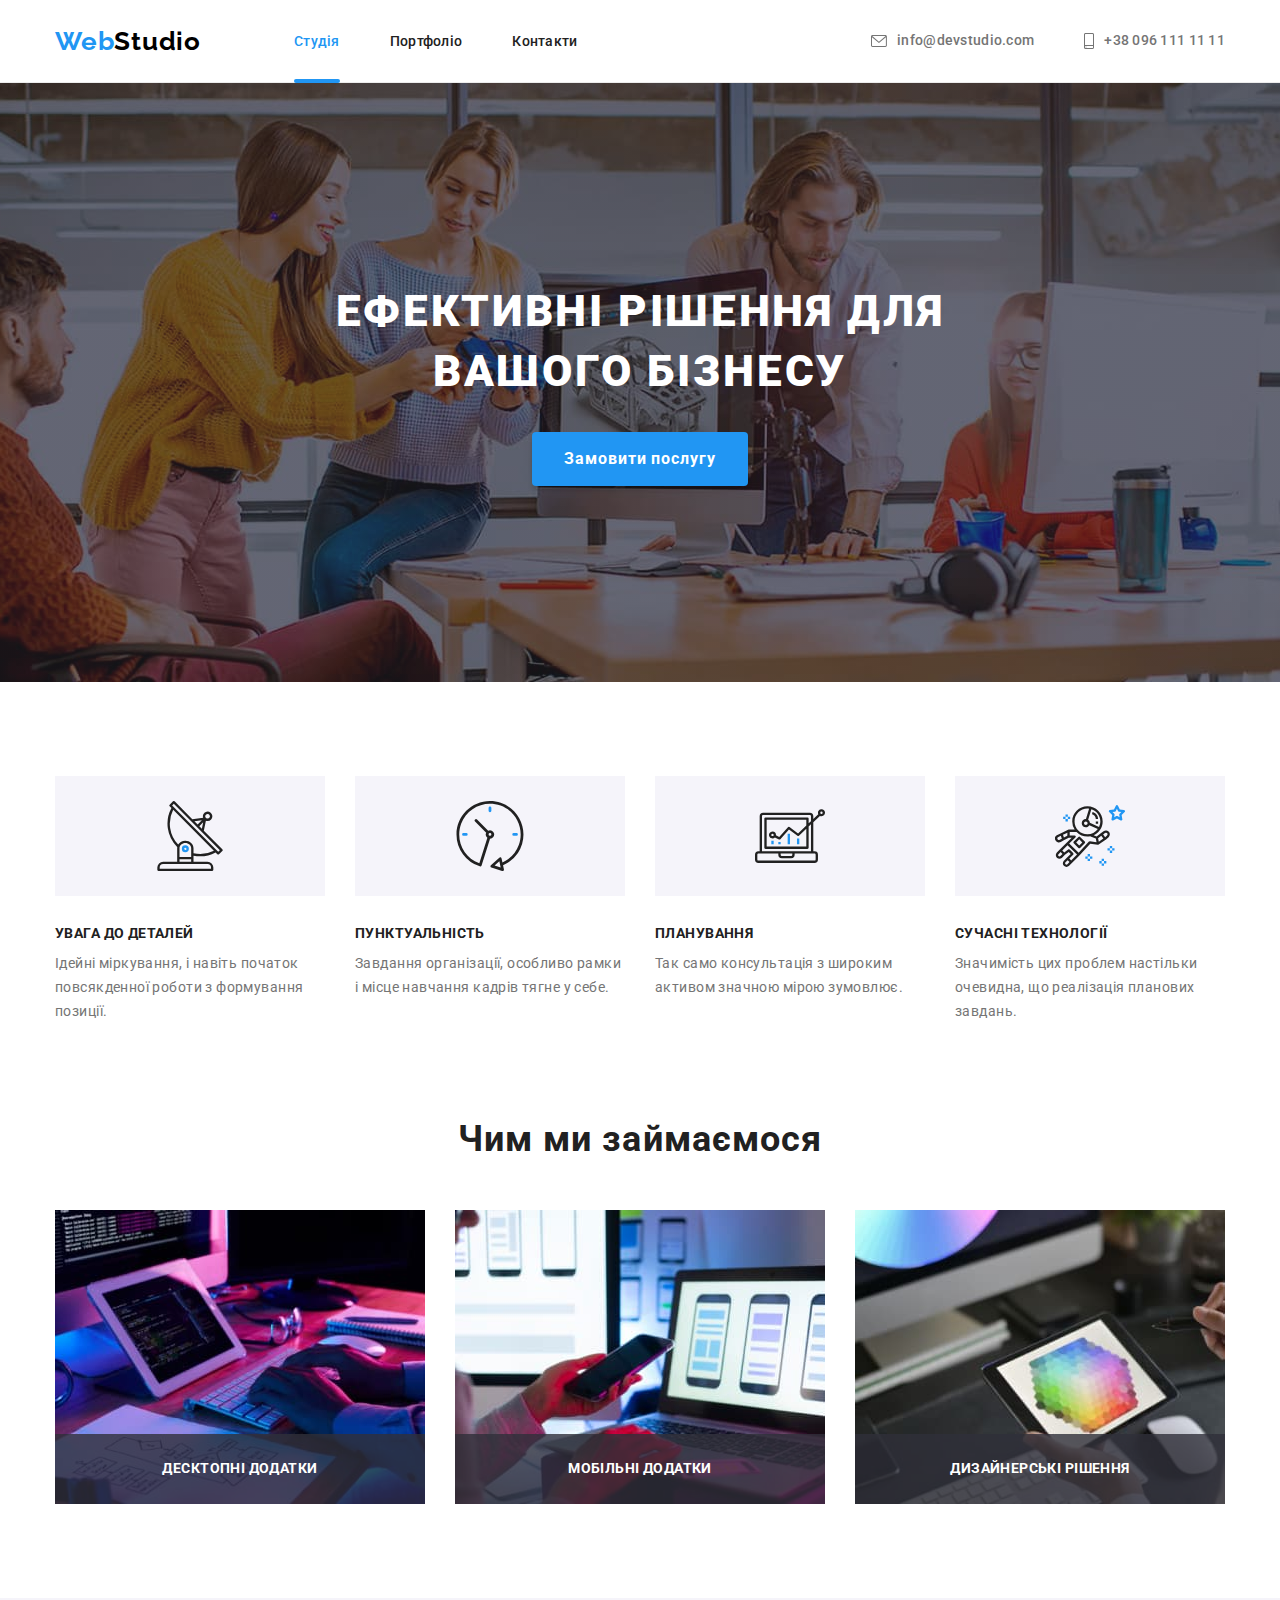
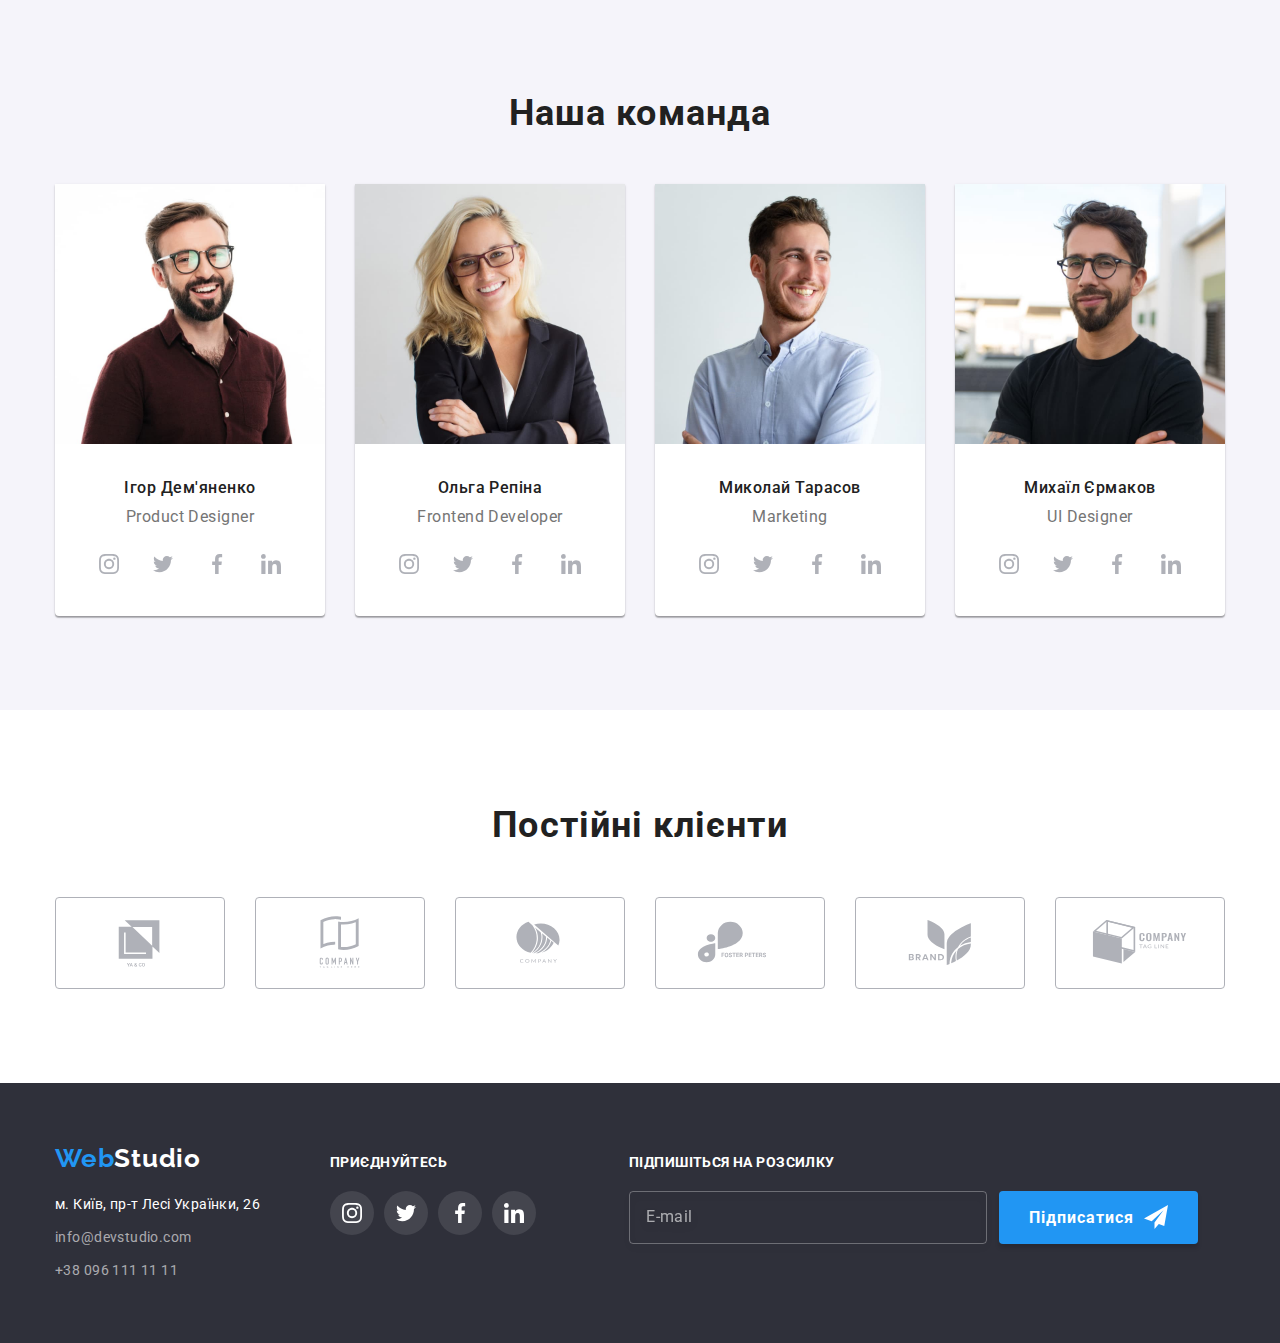
<file: index.html>
<!DOCTYPE html>
<html lang="uk">
  <head>
    <meta charset="UTF-8" />
    <meta http-equiv="X-UA-Compatible" content="IE=edge" />
    <meta name="viewport" content="width=device-width, initial-scale=1.0" />
    <link rel="preconnect" href="https://fonts.googleapis.com" />
    <link rel="preconnect" href="https://fonts.gstatic.com" crossorigin />
    <link
      href="https://fonts.googleapis.com/css2?family=Raleway:wght@700&family=Roboto:wght@400;500;700;900&display=swap"
      rel="stylesheet"
    />
    <title class="logo">WebStudio</title>
    <link rel="stylesheet" href="./css/modern-normalize.css" />
    <link rel="stylesheet" href="./css/main.min.css" />
  </head>
  <body>
    <!--HEADER-->
    <header class="header">
      <div class="header-wrap container">
        <nav class="header-nav">
          <a href="index.html" class="logo"> <span class="logo logo--accent">Web</span>Studio</a>
          <ul class="header-nav__list">
            <li class="header-nav__item">
              <a href="./index.html" class="header-nav__link header-nav__link--current">Студія</a>
            </li>
            <li class="header-nav__item">
              <a href="./portfolio.html" class="header-nav__link">Портфоліо</a>
            </li>
            <li class="header-nav__item">
              <a href="" class="header-nav__link">Контакти</a>
            </li>
          </ul>
        </nav>
        <ul class="header-contact__list">
          <li class="header-contact__item">
            <a href="mailto:info@devstudio.com" class="header-contact__link">
              <svg class="header-contact__icon" width="16" height="12">
                <use href="./images/icons.svg#icon-mail"></use>
              </svg>
              info@devstudio.com
            </a>
          </li>
          <li class="header-contact__item">
            <a href="tel:+38096111111" class="header-contact__link">
              <svg class="header-contact__icon" width="10" height="16">
                <use href="./images/icons.svg#icon-smartphone"></use>
              </svg>
              +38 096 111 11 11
            </a>
          </li>
        </ul>
      </div>
    </header>
    <!--MAIN SECTION-->
    <main class="hero">
      <section class="hero-section section">
        <div class="container">
          <h1 class="hero-title">Ефективні рішення для вашого бізнесу</h1>
          <button type="button" class="hero-button" data-modal-open>Замовити послугу</button>
        </div>
      </section>
      <!--CASE SECTION LIST-->
      <section class="features section">
        <div class="container">
          <ul class="features__list">
            <li class="features__item">
              <div class="features__thumb">
                <svg class="features__icon" width="70" height="70">
                  <use href="./images/icons.svg#icon-antenna"></use>
                </svg>
              </div>
              <h2 class="features__subtitle subtitle">УВАГА ДО ДЕТАЛЕЙ</h2>
              <p class="features__desc">
                Ідейні міркування, і навіть початок повсякденної роботи з формування позиції.
              </p>
            </li>
            <li class="features__item">
              <div class="features__thumb">
                <svg class="features__icon" width="70" height="70">
                  <use href="./images/icons.svg#icon-clock"></use>
                </svg>
              </div>
              <h2 class="features__subtitle subtitle">ПУНКТУАЛЬНІСТЬ</h2>
              <p class="features__desc">
                Завдання організації, особливо рамки і місце навчання кадрів тягне у себе.
              </p>
            </li>
            <li class="features__item">
              <div class="features__thumb">
                <svg class="features__icon" width="70" height="70">
                  <use href="./images/icons.svg#icon-diagram"></use>
                </svg>
              </div>
              <h2 class="features__subtitle subtitle">ПЛАНУВАННЯ</h2>
              <p class="features__desc">
                Так само консультація з широким активом значною мірою зумовлює.
              </p>
            </li>
            <li class="features__item">
              <div class="features__thumb">
                <svg class="features__icon" width="70" height="70">
                  <use href="./images/icons.svg#icon-astronaut"></use>
                </svg>
              </div>
              <h2 class="features__subtitle subtitle">СУЧАСНІ ТЕХНОЛОГІЇ</h2>
              <p class="features__desc">
                Значимість цих проблем настільки очевидна, що реалізація планових завдань.
              </p>
            </li>
          </ul>
        </div>
      </section>
      <!--WORK SECTION LIST-->
      <section class="work section">
        <div class="container">
          <h2 class="title">Чим ми займаємося</h2>
          <ul class="work-list">
            <li class="work-list__item">
              <div class="work-list__image-thumb">
                <img src="./images/box1.jpg" alt="Комп'ютер" width="370" />
                <p class="work-list__image-desc">Десктопні додатки</p>
              </div>
            </li>
            <li class="work-list__item">
              <div class="work-list__image-thumb">
                <img src="./images/box2.jpg" alt="Телефон" width="370" />
                <p class="work-list__image-desc">Мобільні додатки</p>
              </div>
            </li>
            <li class="work-list__item">
              <div class="work-list__image-thumb">
                <img src="./images/box3.jpg" alt="Планшет" width="370" />
                <p class="work-list__image-desc">Дизайнерські рішення</p>
              </div>
            </li>
          </ul>
        </div>
      </section>
      <!--USER SECTION LIST-->
      <section class="user section">
        <div class="container">
          <h2 class="title">Наша команда</h2>
          <ul class="user-list">
            <li class="user-list__card">
              <img src="./images/img.jpg" alt="Ігор Дем'яненко" width="270" />
              <h3 class="user-list__card-name">Ігор Дем'яненко</h3>
              <p class="user-list__card-desc">Product Designer</p>
              <ul class="user-social">
                <li class="user-social__item">
                  <a class="user-social__link" href="">
                    <svg class="user-social__icon" width="20" height="20">
                      <use href="./images/icons.svg#icon-instagram"></use>
                    </svg>
                  </a>
                </li>
                <li class="user-social__item">
                  <a class="user-social__link" href="">
                    <svg class="user-social__icon" width="20" height="20">
                      <use href="./images/icons.svg#icon-twitter"></use>
                    </svg>
                  </a>
                </li>
                <li class="user-social__item">
                  <a class="user-social__link" href="">
                    <svg class="user-social__icon" width="20" height="20">
                      <use href="./images/icons.svg#icon-facebook"></use>
                    </svg>
                  </a>
                </li>
                <li class="user-social__item">
                  <a class="user-social__link" href="">
                    <svg class="user-social__icon" width="20" height="20">
                      <use href="./images/icons.svg#icon-linkedin"></use>
                    </svg>
                  </a>
                </li>
              </ul>
            </li>
            <li class="user-list__card">
              <img src="./images/img(1).jpg" alt="Ольга Репіна" width="270" />
              <h3 class="user-list__card-name">Ольга Репіна</h3>
              <p class="user-list__card-desc">Frontend Developer</p>
              <ul class="user-social">
                <li class="user-social__item">
                  <a class="user-social__link" href="">
                    <svg class="user-social__icon" width="20" height="20">
                      <use href="./images/icons.svg#icon-instagram"></use>
                    </svg>
                  </a>
                </li>
                <li class="user-social__item">
                  <a class="user-social__link" href="">
                    <svg class="user-social__icon" width="20" height="20">
                      <use href="./images/icons.svg#icon-twitter"></use>
                    </svg>
                  </a>
                </li>
                <li class="user-social__item">
                  <a class="user-social__link" href="">
                    <svg class="user-social__icon" width="20" height="20">
                      <use href="./images/icons.svg#icon-facebook"></use>
                    </svg>
                  </a>
                </li>
                <li class="user-social__item">
                  <a class="user-social__link" href="">
                    <svg class="user-social__icon" width="20" height="20">
                      <use href="./images/icons.svg#icon-linkedin"></use>
                    </svg>
                  </a>
                </li>
              </ul>
            </li>
            <li class="user-list__card">
              <img src="./images/img(2).jpg" alt="Миколай Тарасов" width="270" />
              <h3 class="user-list__card-name">Миколай Тарасов</h3>
              <p class="user-list__card-desc">Marketing</p>
              <ul class="user-social">
                <li class="user-social__item">
                  <a class="user-social__link" href="">
                    <svg class="user-social__icon" width="20" height="20">
                      <use href="./images/icons.svg#icon-instagram"></use>
                    </svg>
                  </a>
                </li>
                <li class="user-social__item">
                  <a class="user-social__link" href="">
                    <svg class="user-social__icon" width="20" height="20">
                      <use href="./images/icons.svg#icon-twitter"></use>
                    </svg>
                  </a>
                </li>
                <li class="user-social__item">
                  <a class="user-social__link" href="">
                    <svg class="user-social__icon" width="20" height="20">
                      <use href="./images/icons.svg#icon-facebook"></use>
                    </svg>
                  </a>
                </li>
                <li class="user-social__item">
                  <a class="user-social__link" href="">
                    <svg class="user-social__icon" width="20" height="20">
                      <use href="./images/icons.svg#icon-linkedin"></use>
                    </svg>
                  </a>
                </li>
              </ul>
            </li>
            <li class="user-list__card">
              <img src="./images/img(3).jpg" alt="Михаїл Єрмаков" width="270" />
              <h3 class="user-list__card-name">Михаїл Єрмаков</h3>
              <p class="user-list__card-desc">UI Designer</p>
              <ul class="user-social">
                <li class="user-social__item">
                  <a class="user-social__link" href="">
                    <svg class="user-social__icon" width="20" height="20">
                      <use href="./images/icons.svg#icon-instagram"></use>
                    </svg>
                  </a>
                </li>
                <li class="user-social__item">
                  <a class="user-social__link" href="">
                    <svg class="user-social__icon" width="20" height="20">
                      <use href="./images/icons.svg#icon-twitter"></use>
                    </svg>
                  </a>
                </li>
                <li class="user-social__item">
                  <a class="user-social__link" href="">
                    <svg class="user-social__icon" width="20" height="20">
                      <use href="./images/icons.svg#icon-facebook"></use>
                    </svg>
                  </a>
                </li>
                <li class="user-social__item">
                  <a class="user-social__link" href="">
                    <svg class="user-social__icon" width="20" height="20">
                      <use href="./images/icons.svg#icon-linkedin"></use>
                    </svg>
                  </a>
                </li>
              </ul>
            </li>
          </ul>
        </div>
      </section>
      <!--CLIENT SECTION LIST-->
      <section class="client section">
        <div class="container">
          <h2 class="title">Постійні клієнти</h2>
          <ul class="client-list">
            <li class="client-list__item">
              <a href="" class="client-list__link">
                <svg class="client-list__icon" width="106" height="60">
                  <use href="./images/icons.svg#icon-client1"></use>
                </svg>
              </a>
            </li>
            <li class="client-list__item">
              <a href="" class="client-list__link">
                <svg class="client-list__icon" width="106" height="60">
                  <use href="./images/icons.svg#icon-client2"></use>
                </svg>
              </a>
            </li>
            <li class="client-list__item">
              <a href="" class="client-list__link">
                <svg class="client-list__icon" width="106" height="60">
                  <use href="./images/icons.svg#icon-client3"></use>
                </svg>
              </a>
            </li>
            <li class="client-list__item">
              <a href="" class="client-list__link">
                <svg class="client-list__icon" width="106" height="60">
                  <use href="./images/icons.svg#icon-client4"></use>
                </svg>
              </a>
            </li>
            <li class="client-list__item">
              <a href="" class="client-list__link">
                <svg class="client-list__icon" width="106" height="60">
                  <use href="./images/icons.svg#icon-client5"></use>
                </svg>
              </a>
            </li>
            <li class="client-list__item">
              <a href="" class="client-list__link">
                <svg class="client-list__icon" width="106" height="60">
                  <use href="./images/icons.svg#icon-client6"></use>
                </svg>
              </a>
            </li>
          </ul>
        </div>
      </section>
    </main>
    <!--FOOTER-->
    <footer class="footer section">
      <div class="footer-container container">
        <div class="footer__first-container">
          <a href="index.html" class="logo logo-footer">
            <span class="logo logo-footer logo--accent">Web</span>Studio</a
          >
          <address class="address">
            <ul class="address-list">
              <li class="address-list__item">
                <a href="adress" class="address-list__link address-list__link--bold"
                  >м. Київ, пр-т Лесі Українки, 26</a
                >
              </li>
              <li class="address-list__item">
                <a href="mailto:info@devstudio.com" class="address-list__link"
                  >info@devstudio.com</a
                >
              </li>
              <li class="address-list__item">
                <a href="tel:+38096111111" class="address-list__link">+38 096 111 11 11</a>
              </li>
            </ul>
          </address>
        </div>
        <div class="footer__second-container">
          <h3 class="subtitle footer__title">приєднуйтесь</h3>
          <ul class="footer-social">
            <li class="footer-social__item">
              <a class="footer-social__link" href="">
                <svg class="footer-social__icon" width="20" height="20">
                  <use href="./images/icons.svg#icon-instagram"></use>
                </svg>
              </a>
            </li>
            <li class="footer-social__item">
              <a class="footer-social__link" href="">
                <svg class="footer-social__icon" width="20" height="20">
                  <use href="./images/icons.svg#icon-twitter"></use>
                </svg>
              </a>
            </li>
            <li class="footer-social__item">
              <a class="footer-social__link" href="">
                <svg class="footer-social__icon" width="20" height="20">
                  <use href="./images/icons.svg#icon-facebook"></use>
                </svg>
              </a>
            </li>
            <li class="footer-social__item">
              <a class="footer-social__link" href="">
                <svg class="footer-social__icon" width="20" height="20">
                  <use href="./images/icons.svg#icon-linkedin"></use>
                </svg>
              </a>
            </li>
          </ul>
        </div>
        <div class="footer__third-container">
          <label for="footer-email" class="footer__label">Підпишіться на розсилку</label>
          <form class="footer__field" name="signup_form" autocomplete="on">
            <input
              id="footer-email"
              type="email"
              name="email"
              class="footer__input"
              placeholder="E-mail"
            />
            <button type="submit" class="footer__btn">
              Підписатися
              <svg class="footer__send-icon" width="24" height="24">
                <use href="./images/icons.svg#icon-send"></use>
              </svg>
            </button>
          </form>
        </div>
      </div>
    </footer>
    <!--MODAL FORM-->
    <div class="backdrop is-hidden" data-modal>
      <div class="form-container" role="group">
        <button class="close-btn">
          <svg class="close-btn__icon-close" width="18" height="18" data-modal-close>
            <use href="./images/icons.svg#icon-close"></use>
          </svg>
        </button>
        <form class="form" name="signup_form" autocomplete="on">
          <p class="form__title" id="contact-head">Залиште свої дані, ми вам передзвонимо</p>
          <div class="form__field">
            <label for="name" class="form__label">Ім'я</label>
            <div class="form__field-thumb">
              <input
                class="form__input"
                id="name"
                type="text"
                name="user-name"
                placeholder=" "
                required
              />
              <svg class="form__icon" width="18" height="18">
                <use href="./images/icons.svg#icon-person-black"></use>
              </svg>
            </div>
          </div>
          <div class="form__field">
            <label for="telephone" class="form__label">Телефон</label>
            <div class="form__field-thumb">
              <input
                class="form__input"
                id="telephone"
                type="number"
                name="telephone"
                placeholder=" "
                required
              />
              <svg class="form__icon" width="18" height="18">
                <use href="./images/icons.svg#icon-phone-black"></use>
              </svg>
            </div>
          </div>
          <div class="form__field">
            <label for="email" class="form__label">Пошта</label>
            <div class="form__field-thumb">
              <input class="form__input" id="email" type="email" name="email" placeholder=" " />
              <svg class="form__icon" width="18" height="18">
                <use href="./images/icons.svg#icon-email-black"></use>
              </svg>
            </div>
          </div>
          <div class="form__field form__last-field">
            <label for="comment" class="form__label">Коментар</label>
            <div class="form__field-thumb">
              <textarea
                class="form__textarea"
                id="comment"
                rows="8"
                placeholder="Введіть текст"
              ></textarea>
            </div>
          </div>
          <div class="form__terms-thumb">
            <label class="form__terms">
              <input
                class="form__checkbox visually-hidden"
                type="checkbox"
                name="agree-terms"
                value="agree-terms"
              />
              <svg class="form__icon-check" width="16" height="15">
                <use href="./images/icons.svg#icon-check"></use>
              </svg>
              <span class="form__text-agree">
                Погоджуюся з розсилкою та приймаю &nbsp;
                <a href="" class="form__terms--accent"> Умови договору</a></span
              >
            </label>
          </div>
          <div class="form__btn-thumb">
            <button class="form__btn" type="submit">Відправити</button>
          </div>
        </form>
      </div>
    </div>
    <script src="./js/modal.js"></script>
  </body>
</html>
</file>
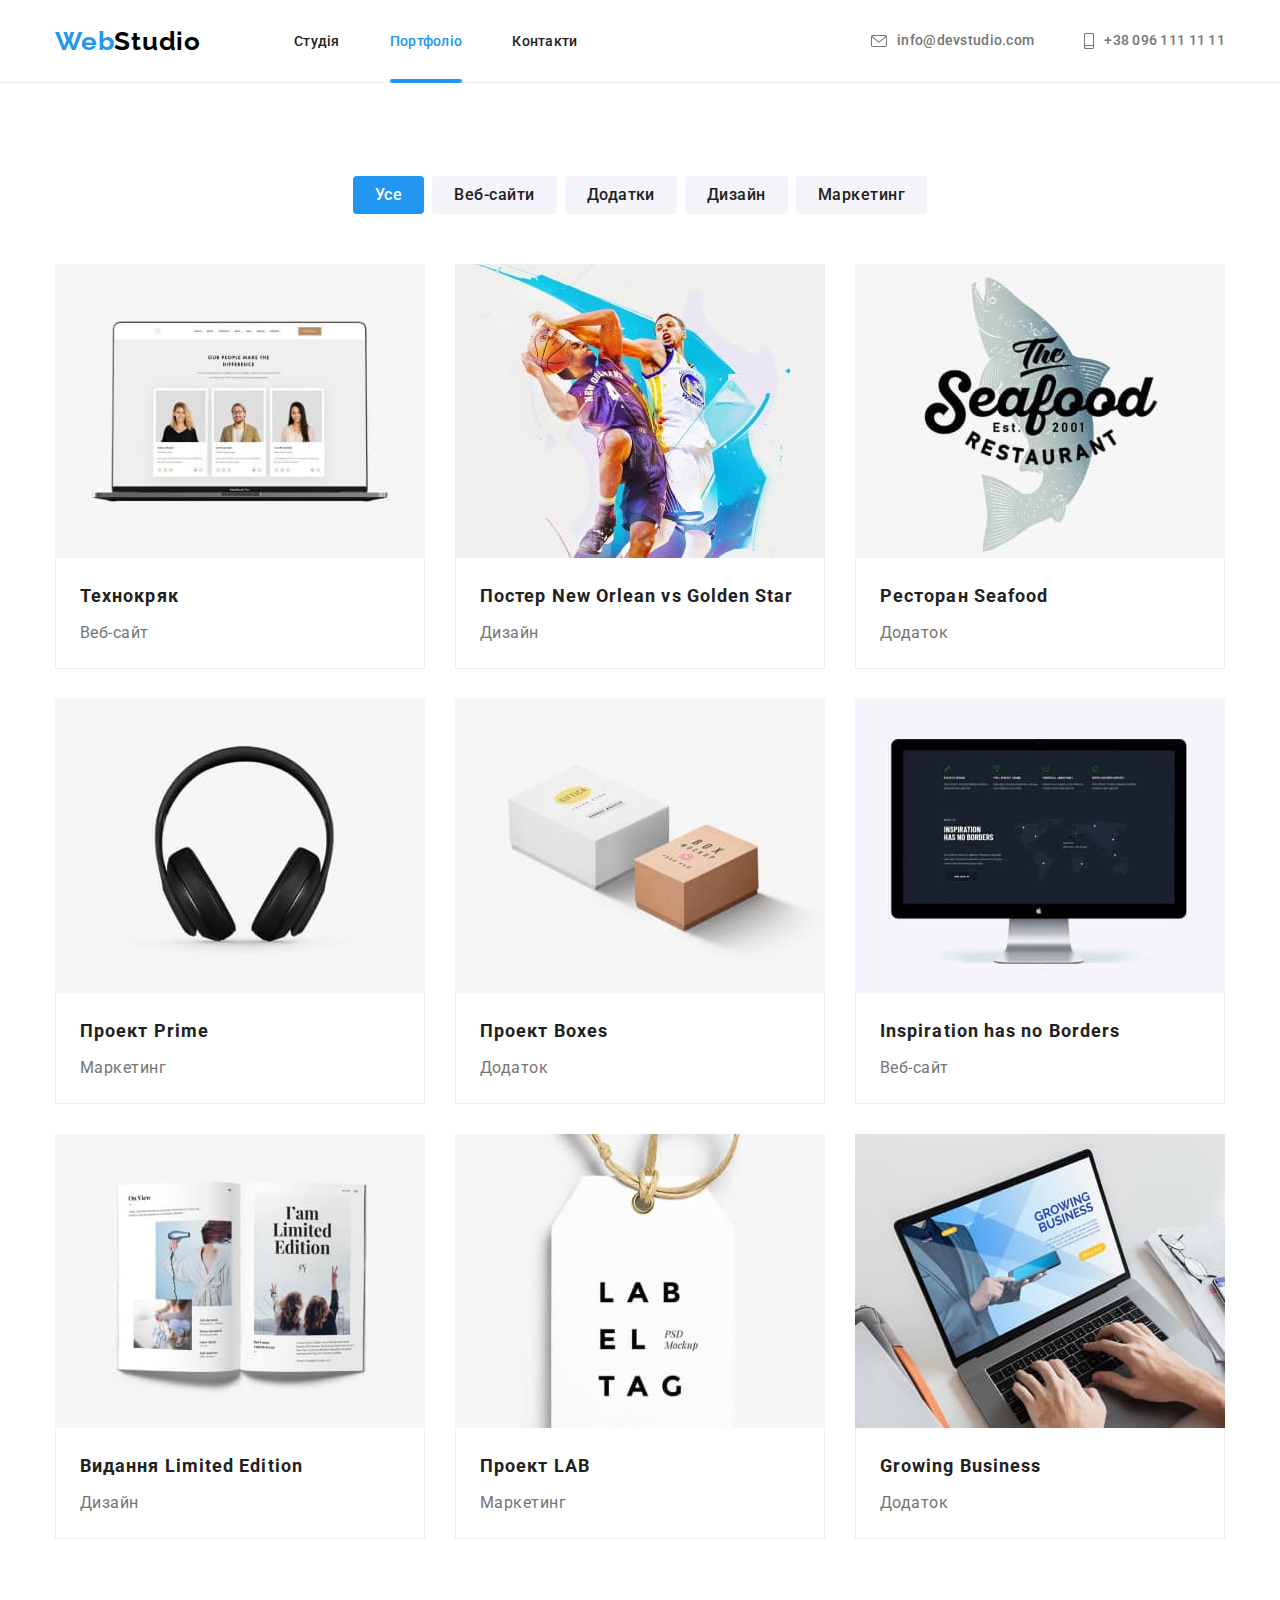
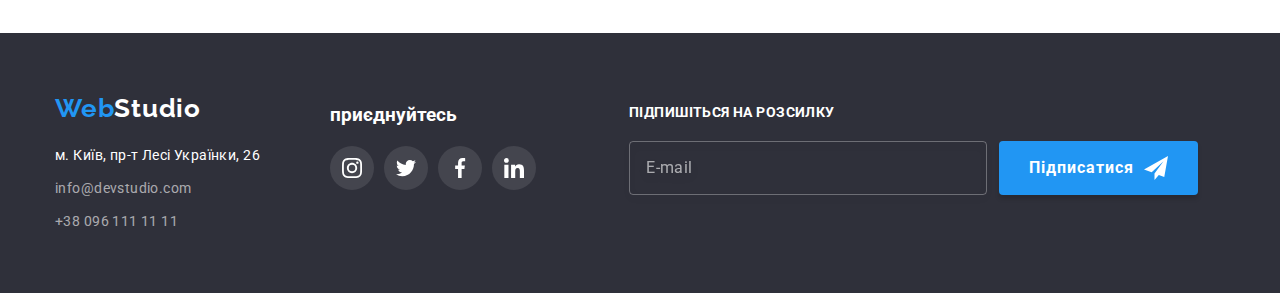
<file: portfolio.html>
<!DOCTYPE html>
<html lang="uk">
  <head>
    <meta charset="UTF-8" />
    <meta http-equiv="X-UA-Compatible" content="IE=edge" />
    <meta name="viewport" content="width=device-width, initial-scale=1.0" />
    <link rel="preconnect" href="https://fonts.googleapis.com" />
    <link rel="preconnect" href="https://fonts.gstatic.com" crossorigin />
    <link
      href="https://fonts.googleapis.com/css2?family=Raleway:wght@700&family=Roboto:wght@400;500;700;900&display=swap"
      rel="stylesheet"
    />
    <title>Portfolio</title>
    <link rel="stylesheet" href="./css/modern-normalize.css" />
    <link rel="stylesheet" href="./css/portfolio.min.css" />
  </head>
  <body>
    <!--HEADER-->
    <header class="header">
      <div class="header-wrap container">
        <nav class="header-nav">
          <a href="index.html" class="logo">
            <span class="logo logo--accent">Web</span>Studio</a
          >
          <ul class="header-nav__list">
            <li class="header-nav__item">
              <a href="./index.html" class="header-nav__link">Студія</a>
            </li>
            <li class="header-nav__item">
              <a
                href="./portfolio.html"
                class="header-nav__link header-nav__link--current"
                >Портфоліо</a
              >
            </li>
            <li class="header-nav__item">
              <a href="" class="header-nav__link">Контакти</a>
            </li>
          </ul>
        </nav>
        <ul class="header-contact__list">
          <li class="header-contact__item">
            <a href="mailto:info@devstudio.com" class="header-contact__link">
              <svg class="header-contact__icon" width="16" height="12">
                <use href="./images/icons.svg#icon-mail"></use></svg
              >info@devstudio.com</a
            >
          </li>
          <li class="header-contact__item">
            <a href="tel:+38096111111" class="header-contact__link">
              <svg class="header-contact__icon" width="10" height="16">
                <use href="./images/icons.svg#icon-smartphone"></use></svg
              >+38 096 111 11 11</a
            >
          </li>
        </ul>
      </div>
    </header>
    <!--PRODUCTS BUTTON LIST-->
    <main class="portfolio">
      <section class="section">
        <div class="container">
          <h2 class="visually-hidden">Список</h2>
          <ul class="btn-list">
            <li class="btn-list__item">
              <button class="button button--current" type="button">Усе</button>
            </li>
            <li class="btn-list__item">
              <button class="button" type="button">Веб-сайти</button>
            </li>
            <li class="btn-list__item">
              <button class="button" type="button">Додатки</button>
            </li>
            <li class="btn-list__item">
              <button class="button" type="button">Дизайн</button>
            </li>
            <li class="btn-list__item">
              <button class="button" type="button">Маркетинг</button>
            </li>
          </ul>
          <!--PRODUCTS SECTION LIST-->
          <ul class="product">
            <li class="product__item">
              <a class="product__link">
                <div class="product__image-thumb">
                  <img
                    class="image"
                    src="./images/portfolio-img.jpg"
                    alt="Технокряк"
                    width="370"
                  />
                  <p class="image__desc">
                    Ресурс пропонує комплексні пропозиції з різним рівнем
                    функціоналу та сервісів. Все це дозволить відвідувачу
                    отримати вичерпні відомості про компанію чи приватну особу.
                  </p>
                </div>
                <div class="image-card">
                  <h3 class="image-card__name">Технокряк</h3>
                  <p class="image-card__desc">Веб-сайт</p>
                </div>
              </a>
            </li>
            <li class="product__item">
              <a class="product__link">
                <div class="product__image-thumb">
                  <img
                    class="image"
                    src="./images/portfolio-img1.jpg"
                    alt="Постер"
                    width="370"
                  />
                  <p class="image__desc">
                    Ресурс пропонує комплексні пропозиції з різним рівнем
                    функціоналу та сервісів. Все це дозволить відвідувачу
                    отримати вичерпні відомості про компанію чи приватну особу.
                  </p>
                </div>
                <div class="image-card">
                  <h3 class="image-card__name">
                    Постер New Orlean vs Golden Star
                  </h3>
                  <p class="image-card__desc">Дизайн</p>
                </div>
              </a>
            </li>
            <li class="product__item">
              <a class="product__link">
                <div class="product__image-thumb">
                  <img
                    class="image"
                    src="./images/portfolio-img2.jpg"
                    alt="Ресторан Seafood"
                    width="370"
                  />
                  <p class="image__desc">
                    Ресурс пропонує комплексні пропозиції з різним рівнем
                    функціоналу та сервісів. Все це дозволить відвідувачу
                    отримати вичерпні відомості про компанію чи приватну особу.
                  </p>
                </div>
                <div class="image-card">
                  <h3 class="image-card__name">Ресторан Seafood</h3>
                  <p class="image-card__desc">Додаток</p>
                </div>
              </a>
            </li>
            <li class="product__item">
              <a class="product__link">
                <div class="product__image-thumb">
                  <img
                    class="image"
                    src="./images/portfolio-img3.jpg"
                    alt="Проект Prime"
                    width="370"
                  />
                  <p class="image__desc">
                    Ресурс пропонує комплексні пропозиції з різним рівнем
                    функціоналу та сервісів. Все це дозволить відвідувачу
                    отримати вичерпні відомості про компанію чи приватну особу.
                  </p>
                </div>
                <div class="image-card">
                  <h3 class="image-card__name">Проект Prime</h3>
                  <p class="image-card__desc">Маркетинг</p>
                </div>
              </a>
            </li>
            <li class="product__item">
              <a class="product__link">
                <div class="product__image-thumb">
                  <img
                    class="image"
                    src="./images/portfolio-img4.jpg"
                    alt="Проект Boxes"
                    width="370"
                  />
                  <p class="image__desc">
                    Ресурс пропонує комплексні пропозиції з різним рівнем
                    функціоналу та сервісів. Все це дозволить відвідувачу
                    отримати вичерпні відомості про компанію чи приватну особу.
                  </p>
                </div>
                <div class="image-card">
                  <h3 class="image-card__name">Проект Boxes</h3>
                  <p class="image-card__desc">Додаток</p>
                </div>
              </a>
            </li>
            <li class="product__item">
              <a class="product__link">
                <div class="product__image-thumb">
                  <img
                    class="image"
                    src="./images/portfolio-img5.jpg"
                    alt="Inspiration has no Borders"
                    width="370"
                  />
                  <p class="image__desc">
                    Ресурс пропонує комплексні пропозиції з різним рівнем
                    функціоналу та сервісів. Все це дозволить відвідувачу
                    отримати вичерпні відомості про компанію чи приватну особу.
                  </p>
                </div>
                <div class="image-card">
                  <h3 class="image-card__name">Inspiration has no Borders</h3>
                  <p class="image-card__desc">Веб-сайт</p>
                </div>
              </a>
            </li>
            <li class="product__item">
              <a class="product__link">
                <div class="product__image-thumb">
                  <img
                    class="image"
                    src="./images/portfolio-img6.jpg"
                    alt="Издание Limited Edition"
                    width="370"
                  />
                  <p class="image__desc">
                    Ресурс пропонує комплексні пропозиції з різним рівнем
                    функціоналу та сервісів. Все це дозволить відвідувачу
                    отримати вичерпні відомості про компанію чи приватну особу.
                  </p>
                </div>
                <div class="image-card">
                  <h3 class="image-card__name">Видання Limited Edition</h3>
                  <p class="image-card__desc">Дизайн</p>
                </div>
              </a>
            </li>
            <li class="product__item">
              <a class="product__link">
                <div class="product__image-thumb">
                  <img
                    class="image"
                    src="./images/portfolio-img7.jpg"
                    alt="Проект LAB"
                    width="370"
                  />
                  <p class="image__desc">
                    Ресурс пропонує комплексні пропозиції з різним рівнем
                    функціоналу та сервісів. Все це дозволить відвідувачу
                    отримати вичерпні відомості про компанію чи приватну особу.
                  </p>
                </div>
                <div class="image-card">
                  <h3 class="image-card__name">Проект LAB</h3>
                  <p class="image-card__desc">Маркетинг</p>
                </div>
              </a>
            </li>
            <li class="product__item">
              <a class="product__link">
                <div class="product__image-thumb">
                  <img
                    class="image"
                    src="./images/portfolio-img8.jpg"
                    alt="Growing Business"
                    width="370"
                  />
                  <p class="image__desc">
                    Ресурс пропонує комплексні пропозиції з різним рівнем
                    функціоналу та сервісів. Все це дозволить відвідувачу
                    отримати вичерпні відомості про компанію чи приватну особу.
                  </p>
                </div>
                <div class="image-card">
                  <h3 class="image-card__name">Growing Business</h3>
                  <p class="image-card__desc">Додаток</p>
                </div>
              </a>
            </li>
          </ul>
        </div>
      </section>
    </main>
    <!--FOOTER-->
    <footer class="footer section">
      <div class="footer-container container">
        <div class="footer__first-container">
          <a href="index.html" class="logo logo-footer">
            <span class="logo logo-footer logo--accent">Web</span>Studio</a
          >
          <address class="address">
            <ul class="address-list">
              <li class="address-list__item">
                <a
                  href="adress"
                  class="address-list__link address-list__link--bold"
                  >м. Київ, пр-т Лесі Українки, 26</a
                >
              </li>
              <li class="address-list__item">
                <a href="mailto:info@devstudio.com" class="address-list__link"
                  >info@devstudio.com</a
                >
              </li>
              <li class="address-list__item">
                <a href="tel:+38096111111" class="address-list__link"
                  >+38 096 111 11 11</a
                >
              </li>
            </ul>
          </address>
        </div>
        <div class="footer__second-container">
          <h3 class="subtitle footer__title">приєднуйтесь</h3>
          <ul class="footer-social">
            <li class="footer-social__item">
              <a class="footer-social__link" href="">
                <svg class="footer-social__icon" width="20" height="20">
                  <use href="./images/icons.svg#icon-instagram"></use>
                </svg>
              </a>
            </li>
            <li class="footer-social__item">
              <a class="footer-social__link" href="">
                <svg class="footer-social__icon" width="20" height="20">
                  <use href="./images/icons.svg#icon-twitter"></use>
                </svg>
              </a>
            </li>
            <li class="footer-social__item">
              <a class="footer-social__link" href="">
                <svg class="footer-social__icon" width="20" height="20">
                  <use href="./images/icons.svg#icon-facebook"></use>
                </svg>
              </a>
            </li>
            <li class="footer-social__item">
              <a class="footer-social__link" href="">
                <svg class="footer-social__icon" width="20" height="20">
                  <use href="./images/icons.svg#icon-linkedin"></use>
                </svg>
              </a>
            </li>
          </ul>
        </div>
        <div class="footer__third-container">
          <label for="footer-email" class="footer__label"
            >Підпишіться на розсилку</label
          >
          <form class="footer__field" name="signup_form" autocomplete="on">
            <input
              id="footer-email"
              type="email"
              name="email"
              class="footer__input"
              placeholder="E-mail"
            />
            <button type="submit" class="footer__btn">
              Підписатися
              <svg class="footer__send-icon" width="24" height="24">
                <use href="./images/icons.svg#icon-send"></use>
              </svg>
            </button>
          </form>
        </div>
      </div>
    </footer>
  </body>
</html>
</file>
<file: css/main.min.css>
.visually-hidden{position:absolute;width:1px;height:1px;margin:-1px;border:0;padding:0;white-space:nowrap;-webkit-clip-path:inset(100%);clip-path:inset(100%);clip:rect(0 0 0 0);overflow:hidden}ul,h1,h2,h3,p{margin:0;padding:0}.header-nav__list,.header-contact__list,.features__list,.work-list,.user-list,.btn-list{display:-webkit-box;display:-ms-flexbox;display:flex}ul{list-style:none;padding:0}a{text-decoration:none}body{font-family:"Roboto",sans-serif;color:#212121;width:100%;padding:82px 0 0;margin:0}.container{width:1200px;margin:0 auto;padding:0 15px}.section{padding:94px 0;margin:0 auto}.header{border-bottom:1px solid #ececec;position:fixed;width:100%;z-index:1;background:#fff;top:0}.header-wrap{-webkit-box-pack:center;-ms-flex-pack:center;justify-content:center;-webkit-box-align:center;-ms-flex-align:center;align-items:center;display:-webkit-box;display:-ms-flexbox;display:flex}.header-nav{display:-webkit-box;display:-ms-flexbox;display:flex;-webkit-box-align:center;-ms-flex-align:center;align-items:center}.header-nav__list{margin-left:93px;gap:50px}.header-nav__list .header-nav__link--current::after{position:absolute;display:block;right:0;bottom:-1px;content:"";height:4px;width:100%;border-radius:2px;background-color:#2196f3;-webkit-animation-name:changeScale;animation-name:changeScale;-webkit-animation-duration:500ms;animation-duration:500ms;-webkit-animation-timing-function:cubic-bezier(0.4, 0, 0.2, 1);animation-timing-function:cubic-bezier(0.4, 0, 0.2, 1)}@-webkit-keyframes changeScale{0%{-webkit-transform:scaleX(1);transform:scaleX(1)}50%{-webkit-transform:scaleX(0);transform:scaleX(0)}100%{-webkit-transform:scaleX(1);transform:scaleX(1)}}@keyframes changeScale{0%{-webkit-transform:scaleX(1);transform:scaleX(1)}50%{-webkit-transform:scaleX(0);transform:scaleX(0)}100%{-webkit-transform:scaleX(1);transform:scaleX(1)}}.header-nav__item{position:relative;padding:32px 0}.header-nav__link{font-family:inherit;font-weight:500;font-size:14px;line-height:1.14;letter-spacing:.02em;color:#212121;-webkit-transition:color 250ms cubic-bezier(0.4, 0, 0.2, 1);transition:color 250ms cubic-bezier(0.4, 0, 0.2, 1)}.header-nav__link:hover,.header-nav__link:focus{color:#2196f3;cursor:pointer}.header-nav__link--current{color:#2196f3}.header-contact__link{font-family:inherit;font-weight:500;font-size:14px;line-height:1.14;letter-spacing:.02em;color:#757575;display:-webkit-box;display:-ms-flexbox;display:flex;-webkit-box-align:center;-ms-flex-align:center;align-items:center;-webkit-transition:color 250ms cubic-bezier(0.4, 0, 0.2, 1);transition:color 250ms cubic-bezier(0.4, 0, 0.2, 1)}.header-contact__link:hover,.header-contact__link:focus{color:#2196f3;cursor:pointer}.header-contact__list{margin-left:auto;gap:50px}.header-contact__icon{margin-right:10px;fill:currentColor;-webkit-transition:fill 250ms cubic-bezier(0.4, 0, 0.2, 1),background-color 250ms cubic-bezier(0.4, 0, 0.2, 1);transition:fill 250ms cubic-bezier(0.4, 0, 0.2, 1),background-color 250ms cubic-bezier(0.4, 0, 0.2, 1)}.header-contact__icon:hover,.header-contact__icon:focus{fill:currentColor}.logo{font-family:"Raleway",sans-serif;font-weight:700;font-size:26px;line-height:1.19;letter-spacing:.03em;color:#000;padding-right:0}.logo-footer{color:#fff;margin-bottom:20px;display:inline-block}.logo--accent{color:#2196f3;margin:0}.hero-section{background-image:-webkit-gradient(linear, left top, right top, from(rgba(47, 48, 58, 0.4)), to(rgba(47, 48, 58, 0.4))),url(../images/background.jpg);background-image:linear-gradient(to right, rgba(47, 48, 58, 0.4), rgba(47, 48, 58, 0.4)),url(../images/background.jpg);max-width:1600px;padding-top:200px;padding-bottom:200px;text-align:center;height:600px;background-position:center;background-repeat:no-repeat;background-size:cover}.hero-title{font-weight:900;font-size:44px;line-height:1.36;letter-spacing:.06em;text-transform:uppercase;color:#fff;width:696px;margin-bottom:30px;margin-left:auto;margin-right:auto}.hero-button{font-family:inherit;font-weight:700;font-size:16px;line-height:1.87;letter-spacing:.06em;color:#fff;background:#2196f3;-webkit-box-shadow:0px 4px 4px rgba(0,0,0,.15);box-shadow:0px 4px 4px rgba(0,0,0,.15);border-radius:4px;border-color:rgba(0,0,0,0);cursor:pointer;-webkit-transition:background-color 250ms cubic-bezier(0.4, 0, 0.2, 1);transition:background-color 250ms cubic-bezier(0.4, 0, 0.2, 1);padding:10px 30px}.hero-button:hover,.hero-button:focus{background:#188ce8}.hero{-webkit-animation-name:hero;animation-name:hero;-webkit-animation-duration:500ms;animation-duration:500ms;-webkit-animation-timing-function:cubic-bezier(0.4, 0, 0.2, 1);animation-timing-function:cubic-bezier(0.4, 0, 0.2, 1)}@-webkit-keyframes hero{0%{-webkit-transform:translateY(100%);transform:translateY(100%);opacity:0}100%{-webkit-transform:translateY(0);transform:translateY(0);opacity:1}}@keyframes hero{0%{-webkit-transform:translateY(100%);transform:translateY(100%);opacity:0}100%{-webkit-transform:translateY(0);transform:translateY(0);opacity:1}}.features__list{gap:30px}.features__item{width:calc((100% - 90px)/4)}.features__thumb{padding:25px 0;display:-webkit-box;display:-ms-flexbox;display:flex;background-color:#f5f4fa;-webkit-box-pack:center;-ms-flex-pack:center;justify-content:center;margin-bottom:30px}.features__desc{font-size:14px;line-height:1.71;letter-spacing:.03em;color:#757575}.subtitle{font-weight:700;font-size:14px;line-height:1.14;letter-spacing:.03em;text-transform:uppercase;margin-bottom:10px}.title{font-weight:700;font-size:36px;line-height:1.17;text-align:center;letter-spacing:.03em;margin-bottom:50px}.work{padding-top:0}.work-list{gap:30px}.work-list__item{height:294px}.work-list__image-desc{display:-webkit-box;display:-ms-flexbox;display:flex;-webkit-box-align:center;-ms-flex-align:center;align-items:center;-webkit-box-pack:center;-ms-flex-pack:center;justify-content:center;position:absolute;height:70px;bottom:0;width:100%;font-weight:700;font-size:14px;line-height:1.14;text-align:center;letter-spacing:.03em;text-transform:uppercase;color:#fff;background:rgba(47,48,58,.8)}.work-list__image-thumb{position:relative;height:100%}.user{background:#f5f4fa}.user-list{gap:30px}.user-list__card{-webkit-box-shadow:0px 1px 3px rgba(0,0,0,.12),0px 1px 1px rgba(0,0,0,.14),0px 2px 1px rgba(0,0,0,.2);box-shadow:0px 1px 3px rgba(0,0,0,.12),0px 1px 1px rgba(0,0,0,.14),0px 2px 1px rgba(0,0,0,.2);border-radius:0px 0px 4px 4px;background:#fff}.user-list__card-name{font-weight:500;font-size:16px;line-height:1.19;text-align:center;letter-spacing:.03em;padding-top:30px;margin-bottom:10px}.user-list__card-desc{font-size:16px;line-height:1.19;text-align:center;letter-spacing:.03em;color:#757575;padding-bottom:16px}.user-social{display:-webkit-box;display:-ms-flexbox;display:flex;padding:0 32px 30px;gap:10px}.user-social__link{display:-webkit-box;display:-ms-flexbox;display:flex;-webkit-box-pack:center;-ms-flex-pack:center;justify-content:center;-webkit-box-align:center;-ms-flex-align:center;align-items:center;width:44px;height:44px;border-radius:50%;fill:#afb1b8;-webkit-transition:fill 250ms cubic-bezier(0.4, 0, 0.2, 1),background 250ms cubic-bezier(0.4, 0, 0.2, 1);transition:fill 250ms cubic-bezier(0.4, 0, 0.2, 1),background 250ms cubic-bezier(0.4, 0, 0.2, 1)}.user-social__link:hover,.user-social__link:focus{background:#2196f3;fill:#fff}.client-list{display:-webkit-box;display:-ms-flexbox;display:flex;gap:30px}.client-list__link{display:-webkit-box;display:-ms-flexbox;display:flex;-webkit-box-pack:center;-ms-flex-pack:center;justify-content:center;-webkit-box-align:center;-ms-flex-align:center;align-items:center;width:170px;height:92px;border:1px solid #afb1b8;border-radius:4px;fill:#afb1b8;-webkit-transition:fill 250ms cubic-bezier(0.4, 0, 0.2, 1),border-color 250ms cubic-bezier(0.4, 0, 0.2, 1);transition:fill 250ms cubic-bezier(0.4, 0, 0.2, 1),border-color 250ms cubic-bezier(0.4, 0, 0.2, 1)}.client-list__link:hover,.client-list__link:focus{cursor:pointer;border-color:#2196f3;fill:#2196f3}.footer{background:#2f303a;padding-top:60px;padding-bottom:60px}.footer-container{display:-webkit-box;display:-ms-flexbox;display:flex}.footer__second-container{width:206px;margin-left:70px;margin-top:12px}.footer__third-container{margin-left:93px;margin-top:12px}.address-list__item{margin-bottom:9px}.address-list__item:last-child{margin-bottom:0}.address-list__link{font-size:14px;line-height:1.71;letter-spacing:.03em;color:rgba(255,255,255,.6);font-style:normal;-webkit-transition:color 250ms cubic-bezier(0.4, 0, 0.2, 1);transition:color 250ms cubic-bezier(0.4, 0, 0.2, 1)}.address-list__link--bold{color:#fff;-webkit-transition:color 250ms cubic-bezier(0.4, 0, 0.2, 1);transition:color 250ms cubic-bezier(0.4, 0, 0.2, 1)}.address-list__link:hover,.address-list__link:focus{color:#2196f3;cursor:pointer}.footer__title{color:#fff;margin-bottom:20px}.footer-social{display:-webkit-box;display:-ms-flexbox;display:flex;gap:10px}.footer-social__link{display:-webkit-box;display:-ms-flexbox;display:flex;-webkit-box-pack:center;-ms-flex-pack:center;justify-content:center;-webkit-box-align:center;-ms-flex-align:center;align-items:center;width:44px;height:44px;border-radius:50%;fill:#fff;background-color:rgba(255,255,255,.1);-webkit-transition:background-color 250ms cubic-bezier(0.4, 0, 0.2, 1);transition:background-color 250ms cubic-bezier(0.4, 0, 0.2, 1)}.footer-social__link:hover,.footer-social__link:focus{background-color:#2196f3}.footer__field{display:-webkit-box;display:-ms-flexbox;display:flex;-webkit-box-orient:horizontal;-webkit-box-direction:normal;-ms-flex-direction:row;flex-direction:row}.footer__label{display:-webkit-box;display:-ms-flexbox;display:flex;-webkit-box-orient:vertical;-webkit-box-direction:normal;-ms-flex-direction:column;flex-direction:column;font-weight:700;font-size:14px;line-height:1.14;letter-spacing:.03em;text-transform:uppercase;color:#fff;margin-bottom:20px}.footer__input{display:-webkit-box;display:-ms-flexbox;display:flex;background:rgba(0,0,0,0);border:1px solid rgba(255,255,255,.3);-webkit-filter:drop-shadow(0px 4px 4px rgba(0, 0, 0, 0.15));filter:drop-shadow(0px 4px 4px rgba(0, 0, 0, 0.15));border-radius:4px;min-width:358px;outline:none;margin-right:12px;padding:15px 16px;font-size:16px;line-height:1.25;letter-spacing:.03em;color:rgba(255,255,255,.6);-webkit-transition:border-color 250ms cubic-bezier(0.4, 0, 0.2, 1);transition:border-color 250ms cubic-bezier(0.4, 0, 0.2, 1)}.footer__input::-webkit-input-placeholder{font-size:16px;line-height:1.25;letter-spacing:.03em;color:rgba(255,255,255,.6)}.footer__input::-moz-placeholder{font-size:16px;line-height:1.25;letter-spacing:.03em;color:rgba(255,255,255,.6)}.footer__input:-ms-input-placeholder{font-size:16px;line-height:1.25;letter-spacing:.03em;color:rgba(255,255,255,.6)}.footer__input::-ms-input-placeholder{font-size:16px;line-height:1.25;letter-spacing:.03em;color:rgba(255,255,255,.6)}.footer__input::placeholder{font-size:16px;line-height:1.25;letter-spacing:.03em;color:rgba(255,255,255,.6)}.footer__input:focus-within{border-color:#2196f3}.footer__btn{font-family:inherit;font-weight:700;font-size:16px;line-height:1.87;letter-spacing:.06em;color:#fff;background:#2196f3;-webkit-box-shadow:0px 4px 4px rgba(0,0,0,.15);box-shadow:0px 4px 4px rgba(0,0,0,.15);border-radius:4px;border-color:rgba(0,0,0,0);cursor:pointer;-webkit-transition:background-color 250ms cubic-bezier(0.4, 0, 0.2, 1);transition:background-color 250ms cubic-bezier(0.4, 0, 0.2, 1);padding:10px 28px;display:-webkit-box;display:-ms-flexbox;display:flex;-webkit-box-align:center;-ms-flex-align:center;align-items:center}.footer__btn:hover,.footer__btn:focus{background-color:#188ce8;cursor:pointer}.footer__send-icon{margin-left:10px}.backdrop{z-index:2;position:fixed;top:0;left:0;width:100vw;height:100vh;opacity:1;-webkit-transition:opacity 400ms cubic-bezier(0.4, 0, 0.2, 1),visibility 700ms cubic-bezier(0.4, 0, 0.2, 1);transition:opacity 400ms cubic-bezier(0.4, 0, 0.2, 1),visibility 700ms cubic-bezier(0.4, 0, 0.2, 1);background:rgba(0,0,0,.2)}.backdrop.is-hidden{visibility:hidden;opacity:0;pointer-events:none}.backdrop.is-hidden .form-container{-webkit-transform:translate(-50%, -50%) scale(0) perspective(400px) rotateX(90deg);transform:translate(-50%, -50%) scale(0) perspective(400px) rotateX(90deg)}.form-container{padding:40px;position:absolute;top:50%;left:50%;-webkit-transform:translate(-50%, -50%) scale(1);transform:translate(-50%, -50%) scale(1);width:528px;height:581px;-webkit-transition:-webkit-transform 250ms cubic-bezier(0.4, 0, 0.2, 1);transition:-webkit-transform 250ms cubic-bezier(0.4, 0, 0.2, 1);transition:transform 250ms cubic-bezier(0.4, 0, 0.2, 1);transition:transform 250ms cubic-bezier(0.4, 0, 0.2, 1), -webkit-transform 250ms cubic-bezier(0.4, 0, 0.2, 1);background-color:#fff;-webkit-box-shadow:0px 1px 3px rgba(0,0,0,.12),0px 1px 1px rgba(0,0,0,.14),0px 2px 1px rgba(0,0,0,.2);box-shadow:0px 1px 3px rgba(0,0,0,.12),0px 1px 1px rgba(0,0,0,.14),0px 2px 1px rgba(0,0,0,.2);border-radius:4px}.close-btn{position:absolute;top:8px;right:8px;display:-webkit-box;display:-ms-flexbox;display:flex;-webkit-box-pack:center;-ms-flex-pack:center;justify-content:center;-webkit-box-align:center;-ms-flex-align:center;align-items:center;width:30px;height:30px;cursor:pointer;background-color:rgba(0,0,0,0);border-radius:50%;border:1px solid rgba(0,0,0,.1);fill:#000;-webkit-transition:fill 250ms cubic-bezier(0.4, 0, 0.2, 1);transition:fill 250ms cubic-bezier(0.4, 0, 0.2, 1)}.close-btn:hover,.close-btn:focus{fill:#2196f3}.form__title{font-weight:700;font-size:20px;line-height:1.15;text-align:center;letter-spacing:.03em;color:#212121;margin-bottom:12px}.form__terms-thumb{display:-webkit-box;display:-ms-flexbox;display:flex;-webkit-box-pack:center;-ms-flex-pack:center;justify-content:center;margin-bottom:30px}.form__terms{position:relative;display:-webkit-box;display:-ms-flexbox;display:flex;-webkit-box-align:center;-ms-flex-align:center;align-items:center;font-size:14px;line-height:1.71;color:#757575}.form__terms--accent{color:#2196f3;text-decoration:underline}.form__checkbox{position:absolute;-webkit-transition:border-color 250ms cubic-bezier(0.4, 0, 0.2, 1);transition:border-color 250ms cubic-bezier(0.4, 0, 0.2, 1)}.form__icon-check{background-size:contain;background-origin:border-box;margin-right:7px;fill:#fff;border:2px solid #212121;border-radius:2px;-webkit-transition:border 250ms cubic-bezier(0.4, 0, 0.2, 1),background-color 250ms cubic-bezier(0.4, 0, 0.2, 1),border-color 250ms cubic-bezier(0.4, 0, 0.2, 1);transition:border 250ms cubic-bezier(0.4, 0, 0.2, 1),background-color 250ms cubic-bezier(0.4, 0, 0.2, 1),border-color 250ms cubic-bezier(0.4, 0, 0.2, 1)}.form__checkbox:checked+.form__icon-check{background-color:#2196f3;border-color:#2196f3}.form__btn-thumb{display:-webkit-box;display:-ms-flexbox;display:flex;-webkit-box-pack:center;-ms-flex-pack:center;justify-content:center;-webkit-box-align:center;-ms-flex-align:center;align-items:center}.form__btn{font-family:inherit;font-weight:700;font-size:16px;line-height:1.87;letter-spacing:.06em;color:#fff;background:#2196f3;-webkit-box-shadow:0px 4px 4px rgba(0,0,0,.15);box-shadow:0px 4px 4px rgba(0,0,0,.15);border-radius:4px;border-color:rgba(0,0,0,0);cursor:pointer;-webkit-transition:background-color 250ms cubic-bezier(0.4, 0, 0.2, 1);transition:background-color 250ms cubic-bezier(0.4, 0, 0.2, 1);padding:10px 52px}.form__btn:hover,.form__btn:focus{background:#188ce8;cursor:pointer}.form__label{display:block;font-size:12px;line-height:1.1;letter-spacing:.01em;color:#757575}.form__field-thumb{display:-webkit-box;display:-ms-flexbox;display:flex;position:relative;margin-top:4px}.form__field{margin-bottom:10px}.form__input{font-size:14px;line-height:1.71;letter-spacing:.03;outline:none;background-color:rgba(0,0,0,0);color:#212121;border:1px solid rgba(33,33,33,.2);border-radius:4px;-webkit-transition:border-color 250ms cubic-bezier(0.4, 0, 0.2, 1);transition:border-color 250ms cubic-bezier(0.4, 0, 0.2, 1);padding-left:42px;-webkit-box-flex:1;-ms-flex-positive:1;flex-grow:1;height:38px}.form__textarea{font-size:12px;line-height:1.1;letter-spacing:.01;outline:none;background-color:rgba(0,0,0,0);color:#212121;border:1px solid rgba(33,33,33,.2);border-radius:4px;-webkit-transition:border-color 250ms cubic-bezier(0.4, 0, 0.2, 1);transition:border-color 250ms cubic-bezier(0.4, 0, 0.2, 1);width:448px;resize:none;margin-top:4px;padding:10px 16px}.form__textarea::-webkit-input-placeholder{font-size:12px;line-height:1.1;letter-spacing:.01em;color:rgba(117,117,117,.5)}.form__textarea::-moz-placeholder{font-size:12px;line-height:1.1;letter-spacing:.01em;color:rgba(117,117,117,.5)}.form__textarea:-ms-input-placeholder{font-size:12px;line-height:1.1;letter-spacing:.01em;color:rgba(117,117,117,.5)}.form__textarea::-ms-input-placeholder{font-size:12px;line-height:1.1;letter-spacing:.01em;color:rgba(117,117,117,.5)}.form__textarea::placeholder{font-size:12px;line-height:1.1;letter-spacing:.01em;color:rgba(117,117,117,.5)}.form__last-field{margin-bottom:20px}.form__icon{position:absolute;top:50%;-webkit-transform:translateY(-50%);transform:translateY(-50%);left:12px;display:inline-block;-webkit-transition:fill 250ms cubic-bezier(0.4, 0, 0.2, 1);transition:fill 250ms cubic-bezier(0.4, 0, 0.2, 1)}.form__input:focus,.form__textarea:focus{border-color:#2196f3}.form__input:focus+.form__icon{fill:#2196f3}/*# sourceMappingURL=main.min.css.map */
</file>
<file: css/portfolio.min.css>
.visually-hidden{position:absolute;width:1px;height:1px;margin:-1px;border:0;padding:0;white-space:nowrap;-webkit-clip-path:inset(100%);clip-path:inset(100%);clip:rect(0 0 0 0);overflow:hidden}ul,h1,h2,h3,p{margin:0;padding:0}.header-nav__list,.header-contact__list,.features__list,.work-list,.user-list,.btn-list{display:-webkit-box;display:-ms-flexbox;display:flex}ul{list-style:none;padding:0}a{text-decoration:none}body{font-family:"Roboto",sans-serif;color:#212121;width:100%;padding:82px 0 0;margin:0}.container{width:1200px;margin:0 auto;padding:0 15px}.section{padding:94px 0;margin:0 auto}.header{border-bottom:1px solid #ececec;position:fixed;width:100%;z-index:1;background:#fff;top:0}.header-wrap{-webkit-box-pack:center;-ms-flex-pack:center;justify-content:center;-webkit-box-align:center;-ms-flex-align:center;align-items:center;display:-webkit-box;display:-ms-flexbox;display:flex}.header-nav{display:-webkit-box;display:-ms-flexbox;display:flex;-webkit-box-align:center;-ms-flex-align:center;align-items:center}.header-nav__list{margin-left:93px;gap:50px}.header-nav__list .header-nav__link--current::after{position:absolute;display:block;right:0;bottom:-1px;content:"";height:4px;width:100%;border-radius:2px;background-color:#2196f3;-webkit-animation-name:changeScale;animation-name:changeScale;-webkit-animation-duration:500ms;animation-duration:500ms;-webkit-animation-timing-function:cubic-bezier(0.4, 0, 0.2, 1);animation-timing-function:cubic-bezier(0.4, 0, 0.2, 1)}@-webkit-keyframes changeScale{0%{-webkit-transform:scaleX(1);transform:scaleX(1)}50%{-webkit-transform:scaleX(0);transform:scaleX(0)}100%{-webkit-transform:scaleX(1);transform:scaleX(1)}}@keyframes changeScale{0%{-webkit-transform:scaleX(1);transform:scaleX(1)}50%{-webkit-transform:scaleX(0);transform:scaleX(0)}100%{-webkit-transform:scaleX(1);transform:scaleX(1)}}.header-nav__item{position:relative;padding:32px 0}.header-nav__link{font-family:inherit;font-weight:500;font-size:14px;line-height:1.14;letter-spacing:.02em;color:#212121;-webkit-transition:color 250ms cubic-bezier(0.4, 0, 0.2, 1);transition:color 250ms cubic-bezier(0.4, 0, 0.2, 1)}.header-nav__link:hover,.header-nav__link:focus{color:#2196f3;cursor:pointer}.header-nav__link--current{color:#2196f3}.header-contact__link{font-family:inherit;font-weight:500;font-size:14px;line-height:1.14;letter-spacing:.02em;color:#757575;display:-webkit-box;display:-ms-flexbox;display:flex;-webkit-box-align:center;-ms-flex-align:center;align-items:center;-webkit-transition:color 250ms cubic-bezier(0.4, 0, 0.2, 1);transition:color 250ms cubic-bezier(0.4, 0, 0.2, 1)}.header-contact__link:hover,.header-contact__link:focus{color:#2196f3;cursor:pointer}.header-contact__list{margin-left:auto;gap:50px}.header-contact__icon{margin-right:10px;fill:currentColor;-webkit-transition:fill 250ms cubic-bezier(0.4, 0, 0.2, 1),background-color 250ms cubic-bezier(0.4, 0, 0.2, 1);transition:fill 250ms cubic-bezier(0.4, 0, 0.2, 1),background-color 250ms cubic-bezier(0.4, 0, 0.2, 1)}.header-contact__icon:hover,.header-contact__icon:focus{fill:currentColor}.logo{font-family:"Raleway",sans-serif;font-weight:700;font-size:26px;line-height:1.19;letter-spacing:.03em;color:#000;padding-right:0}.logo-footer{color:#fff;margin-bottom:20px;display:inline-block}.logo--accent{color:#2196f3;margin:0}.button{font-family:inherit;font-weight:500;font-size:16px;line-height:1.625;letter-spacing:.03em;color:#212121;background:#f5f4fa;border:0;border-radius:4px;padding:6px 22px;-webkit-transition:color 250ms cubic-bezier(0.4, 0, 0.2, 1),background 250ms cubic-bezier(0.4, 0, 0.2, 1),-webkit-box-shadow 250ms cubic-bezier(0.4, 0, 0.2, 1);transition:color 250ms cubic-bezier(0.4, 0, 0.2, 1),background 250ms cubic-bezier(0.4, 0, 0.2, 1),-webkit-box-shadow 250ms cubic-bezier(0.4, 0, 0.2, 1);transition:color 250ms cubic-bezier(0.4, 0, 0.2, 1),background 250ms cubic-bezier(0.4, 0, 0.2, 1),box-shadow 250ms cubic-bezier(0.4, 0, 0.2, 1);transition:color 250ms cubic-bezier(0.4, 0, 0.2, 1),background 250ms cubic-bezier(0.4, 0, 0.2, 1),box-shadow 250ms cubic-bezier(0.4, 0, 0.2, 1),-webkit-box-shadow 250ms cubic-bezier(0.4, 0, 0.2, 1)}.button:hover,.button:focus{background:#2196f3;cursor:pointer;-webkit-box-shadow:0px 3px 1px rgba(0,0,0,.1),0px 1px 2px rgba(0,0,0,.08),0px 2px 2px rgba(0,0,0,.12);box-shadow:0px 3px 1px rgba(0,0,0,.1),0px 1px 2px rgba(0,0,0,.08),0px 2px 2px rgba(0,0,0,.12);border-radius:4px;color:#fff}.button--current{background:#2196f3;border-radius:4px;color:#fff}.button--current:hover,.button--current:focus{cursor:pointer;-webkit-box-shadow:0px 3px 1px rgba(0,0,0,.1),0px 1px 2px rgba(0,0,0,.08),0px 2px 2px rgba(0,0,0,.12);box-shadow:0px 3px 1px rgba(0,0,0,.1),0px 1px 2px rgba(0,0,0,.08),0px 2px 2px rgba(0,0,0,.12)}.btn-list{-webkit-box-pack:center;-ms-flex-pack:center;justify-content:center;margin-bottom:50px;gap:8px}.product{display:-webkit-box;display:-ms-flexbox;display:flex;-ms-flex-wrap:wrap;flex-wrap:wrap;gap:30px}.portfolio{-webkit-animation-name:portfolio;animation-name:portfolio;-webkit-animation-duration:500ms;animation-duration:500ms;-webkit-animation-timing-function:cubic-bezier(0.4, 0, 0.2, 1);animation-timing-function:cubic-bezier(0.4, 0, 0.2, 1)}@-webkit-keyframes portfolio{0%{-webkit-transform:translateY(-100%);transform:translateY(-100%);opacity:0}100%{-webkit-transform:translateY(0);transform:translateY(0);opacity:1}}@keyframes portfolio{0%{-webkit-transform:translateY(-100%);transform:translateY(-100%);opacity:0}100%{-webkit-transform:translateY(0);transform:translateY(0);opacity:1}}.product__link{display:block;-webkit-transition:opacity 250ms cubic-bezier(0.4, 0, 0.2, 1);transition:opacity 250ms cubic-bezier(0.4, 0, 0.2, 1)}.product__link:hover,.product__link:focus{-webkit-box-shadow:0px 1px 1px rgba(0,0,0,.12),0px 4px 4px rgba(0,0,0,.06),1px 4px 6px rgba(0,0,0,.16);box-shadow:0px 1px 1px rgba(0,0,0,.12),0px 4px 4px rgba(0,0,0,.06),1px 4px 6px rgba(0,0,0,.16);cursor:pointer}.image-card{padding:20px 24px;border:1px solid rgba(238,238,238,.9333333333);border-top:none}.image-card__name{font-weight:700;font-size:18px;line-height:2;letter-spacing:.06em;color:#212121;margin-bottom:4px}.image-card__desc{font-size:16px;line-height:1.87;letter-spacing:.03em;color:#757575}.product__image-thumb{position:relative;overflow:hidden}img{display:block}.image__desc{position:absolute;padding:63px 24px;top:0;left:0;width:100%;height:100%;font-size:18px;line-height:1.56;-webkit-transform:translateY(100%);transform:translateY(100%);-webkit-transition:-webkit-transform 250ms cubic-bezier(0.4, 0, 0.2, 1);transition:-webkit-transform 250ms cubic-bezier(0.4, 0, 0.2, 1);transition:transform 250ms cubic-bezier(0.4, 0, 0.2, 1);transition:transform 250ms cubic-bezier(0.4, 0, 0.2, 1), -webkit-transform 250ms cubic-bezier(0.4, 0, 0.2, 1);color:#fff;background-color:rgba(33,150,243,.9)}.product__link:hover .image__desc,.product__link:focus .image__desc{-webkit-transform:translateY(0);transform:translateY(0)}.footer{background:#2f303a;padding-top:60px;padding-bottom:60px}.footer-container{display:-webkit-box;display:-ms-flexbox;display:flex}.footer__second-container{width:206px;margin-left:70px;margin-top:12px}.footer__third-container{margin-left:93px;margin-top:12px}.address-list__item{margin-bottom:9px}.address-list__item:last-child{margin-bottom:0}.address-list__link{font-size:14px;line-height:1.71;letter-spacing:.03em;color:rgba(255,255,255,.6);font-style:normal;-webkit-transition:color 250ms cubic-bezier(0.4, 0, 0.2, 1);transition:color 250ms cubic-bezier(0.4, 0, 0.2, 1)}.address-list__link--bold{color:#fff;-webkit-transition:color 250ms cubic-bezier(0.4, 0, 0.2, 1);transition:color 250ms cubic-bezier(0.4, 0, 0.2, 1)}.address-list__link:hover,.address-list__link:focus{color:#2196f3;cursor:pointer}.footer__title{color:#fff;margin-bottom:20px}.footer-social{display:-webkit-box;display:-ms-flexbox;display:flex;gap:10px}.footer-social__link{display:-webkit-box;display:-ms-flexbox;display:flex;-webkit-box-pack:center;-ms-flex-pack:center;justify-content:center;-webkit-box-align:center;-ms-flex-align:center;align-items:center;width:44px;height:44px;border-radius:50%;fill:#fff;background-color:rgba(255,255,255,.1);-webkit-transition:background-color 250ms cubic-bezier(0.4, 0, 0.2, 1);transition:background-color 250ms cubic-bezier(0.4, 0, 0.2, 1)}.footer-social__link:hover,.footer-social__link:focus{background-color:#2196f3}.footer__field{display:-webkit-box;display:-ms-flexbox;display:flex;-webkit-box-orient:horizontal;-webkit-box-direction:normal;-ms-flex-direction:row;flex-direction:row}.footer__label{display:-webkit-box;display:-ms-flexbox;display:flex;-webkit-box-orient:vertical;-webkit-box-direction:normal;-ms-flex-direction:column;flex-direction:column;font-weight:700;font-size:14px;line-height:1.14;letter-spacing:.03em;text-transform:uppercase;color:#fff;margin-bottom:20px}.footer__input{display:-webkit-box;display:-ms-flexbox;display:flex;background:rgba(0,0,0,0);border:1px solid rgba(255,255,255,.3);-webkit-filter:drop-shadow(0px 4px 4px rgba(0, 0, 0, 0.15));filter:drop-shadow(0px 4px 4px rgba(0, 0, 0, 0.15));border-radius:4px;min-width:358px;outline:none;margin-right:12px;padding:15px 16px;font-size:16px;line-height:1.25;letter-spacing:.03em;color:rgba(255,255,255,.6);-webkit-transition:border-color 250ms cubic-bezier(0.4, 0, 0.2, 1);transition:border-color 250ms cubic-bezier(0.4, 0, 0.2, 1)}.footer__input::-webkit-input-placeholder{font-size:16px;line-height:1.25;letter-spacing:.03em;color:rgba(255,255,255,.6)}.footer__input::-moz-placeholder{font-size:16px;line-height:1.25;letter-spacing:.03em;color:rgba(255,255,255,.6)}.footer__input:-ms-input-placeholder{font-size:16px;line-height:1.25;letter-spacing:.03em;color:rgba(255,255,255,.6)}.footer__input::-ms-input-placeholder{font-size:16px;line-height:1.25;letter-spacing:.03em;color:rgba(255,255,255,.6)}.footer__input::placeholder{font-size:16px;line-height:1.25;letter-spacing:.03em;color:rgba(255,255,255,.6)}.footer__input:focus-within{border-color:#2196f3}.footer__btn{font-family:inherit;font-weight:700;font-size:16px;line-height:1.87;letter-spacing:.06em;color:#fff;background:#2196f3;-webkit-box-shadow:0px 4px 4px rgba(0,0,0,.15);box-shadow:0px 4px 4px rgba(0,0,0,.15);border-radius:4px;border-color:rgba(0,0,0,0);cursor:pointer;-webkit-transition:background-color 250ms cubic-bezier(0.4, 0, 0.2, 1);transition:background-color 250ms cubic-bezier(0.4, 0, 0.2, 1);padding:10px 28px;display:-webkit-box;display:-ms-flexbox;display:flex;-webkit-box-align:center;-ms-flex-align:center;align-items:center}.footer__btn:hover,.footer__btn:focus{background-color:#188ce8;cursor:pointer}.footer__send-icon{margin-left:10px}/*# sourceMappingURL=portfolio.min.css.map */
</file>
